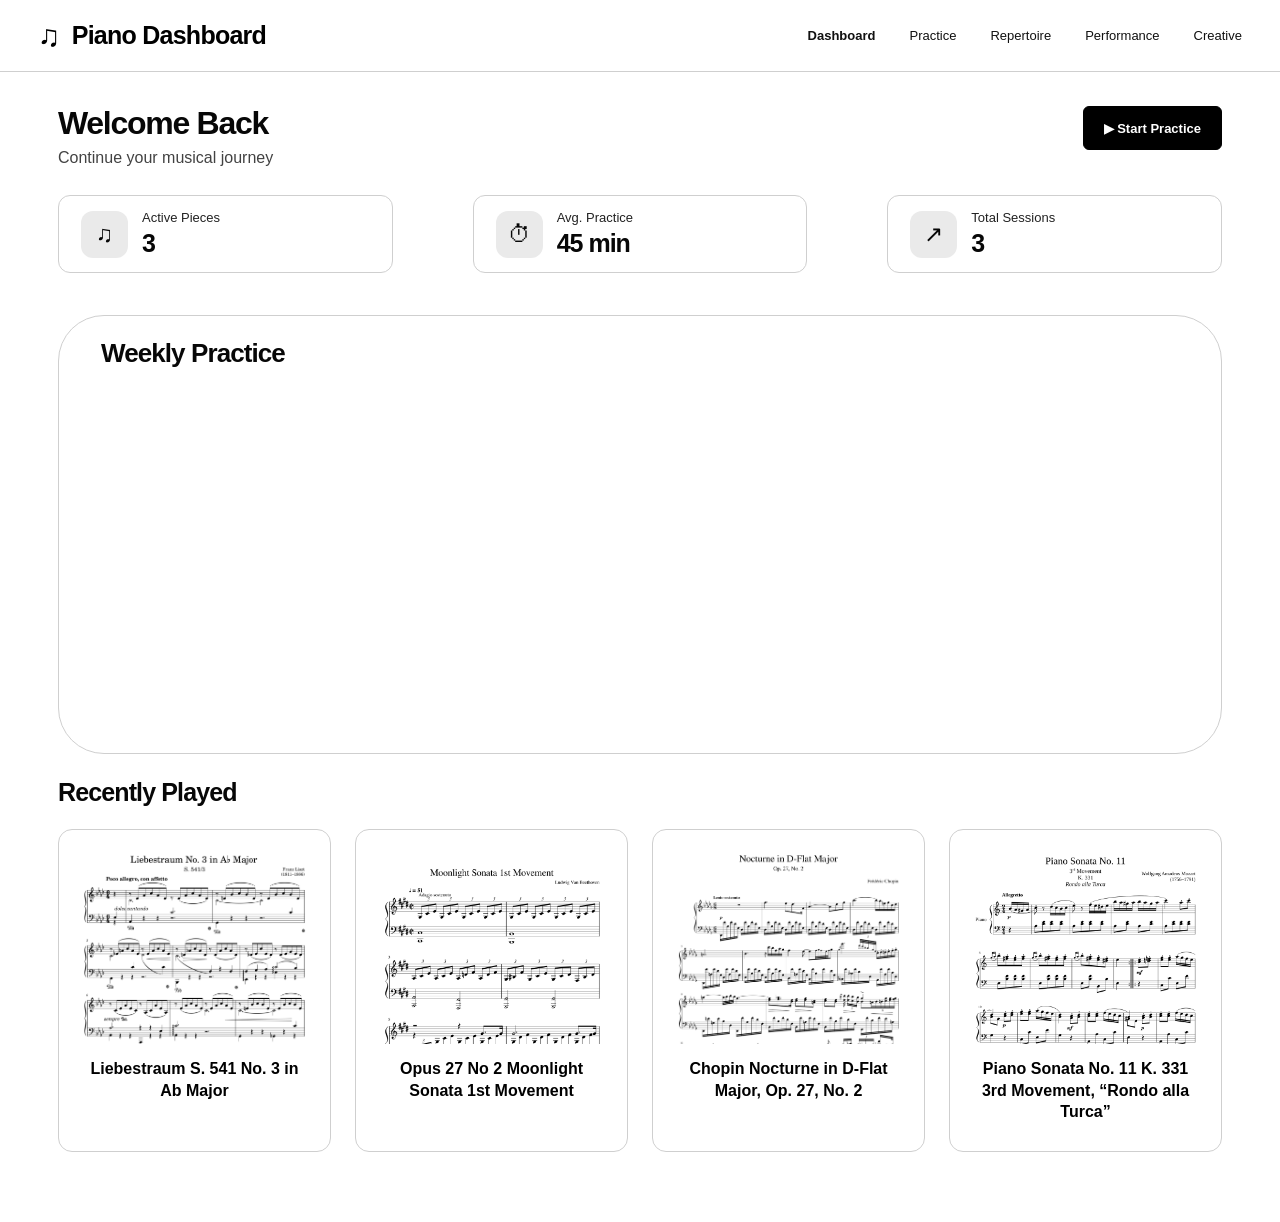
<file: index.html>
<!DOCTYPE html>
<html lang="en">
<head>
  <meta charset="UTF-8">
  <meta name="viewport" content="width=device-width, initial-scale=1.0">
  <title>Piano Dashboard | Home</title>
  <link rel="stylesheet" href="css/style.css">
</head>
<body>
  <header class="site-header">
    <a class="logo" href="index.html">
      <span class="logo-mark">♫</span>
      <span>Piano Dashboard</span>
    </a>
    <nav class="main-nav">
      <a class="active" href="index.html">Dashboard</a>
      <a href="practice.html">Practice</a>
      <a href="repertoire.html">Repertoire</a>
      <a href="performance.html">Performance</a>
      <a href="creative.html">Creative</a>
    </nav>
  </header>

  <main>
    <section class="page-head">
      <div>
        <h1>Welcome Back</h1>
        <p class="subtitle">Continue your musical journey</p>
      </div>
      <a class="btn" href="practice.html">▶ Start Practice</a>
    </section>

    <section class="grid-3 dashboard-stats" aria-label="Practice statistics">
      <article class="stat-card">
        <div class="stat-icon">♫</div>
        <div>
          <div class="stat-label">Active Pieces</div>
          <div class="stat-value">3</div>
        </div>
        </article>
      <article class="stat-card">
        <div class="stat-icon">⏱</div>
        <div>
          <div class="stat-label">Avg. Practice</div>
          <div class="stat-value">45 min</div>
        </div>
      </article>
      <article class="stat-card">
        <div class="stat-icon">↗</div>
        <div>
          <div class="stat-label">Total Sessions</div>
          <div class="stat-value">3</div>
        </div>
      </article>
    </section>

    <section class="weekly-card">
      <h2>Weekly Practice</h2>
      <div class="chart-container">
        <canvas id="weeklyPracticeChart"></canvas>
      </div>
    </section>

    <h2 class="section-title">Recently Played</h2>
    <section class="grid-4">
      <a class="card piece-card" href="piece.html?id=liebestraum">
        <img src="images/liebestraum-1.png" alt="Liebestraum sheet music">
        <span class="piece-title">Liebestraum S. 541 No. 3 in Ab Major</span>
      </a>
      <a class="card piece-card" href="piece.html?id=moonlight">
        <img src="images/moonlight-1.jpg" alt="Moonlight Sonata sheet music">
        <span class="piece-title">Opus 27 No 2 Moonlight Sonata 1st Movement</span>
      </a>
      <a class="card piece-card" href="piece.html?id=nocturne">
        <img src="images/nocturne-1.png" alt="Chopin Nocturne sheet music">
        <span class="piece-title">Chopin Nocturne in D-Flat Major, Op. 27, No. 2</span>
      </a>
      <a class="card piece-card" href="piece.html?id=turkish">
        <img src="images/turkish-1.png" alt="Rondo alla Turca sheet music">
        <span class="piece-title">Piano Sonata No. 11 K. 331 3rd Movement, “Rondo alla Turca”</span>
      </a>
    </section>
  </main>
  <script src="js/chart.umd.min.js"></script>
  <script src="js/script.js"></script>
</body>
</html>
</file>
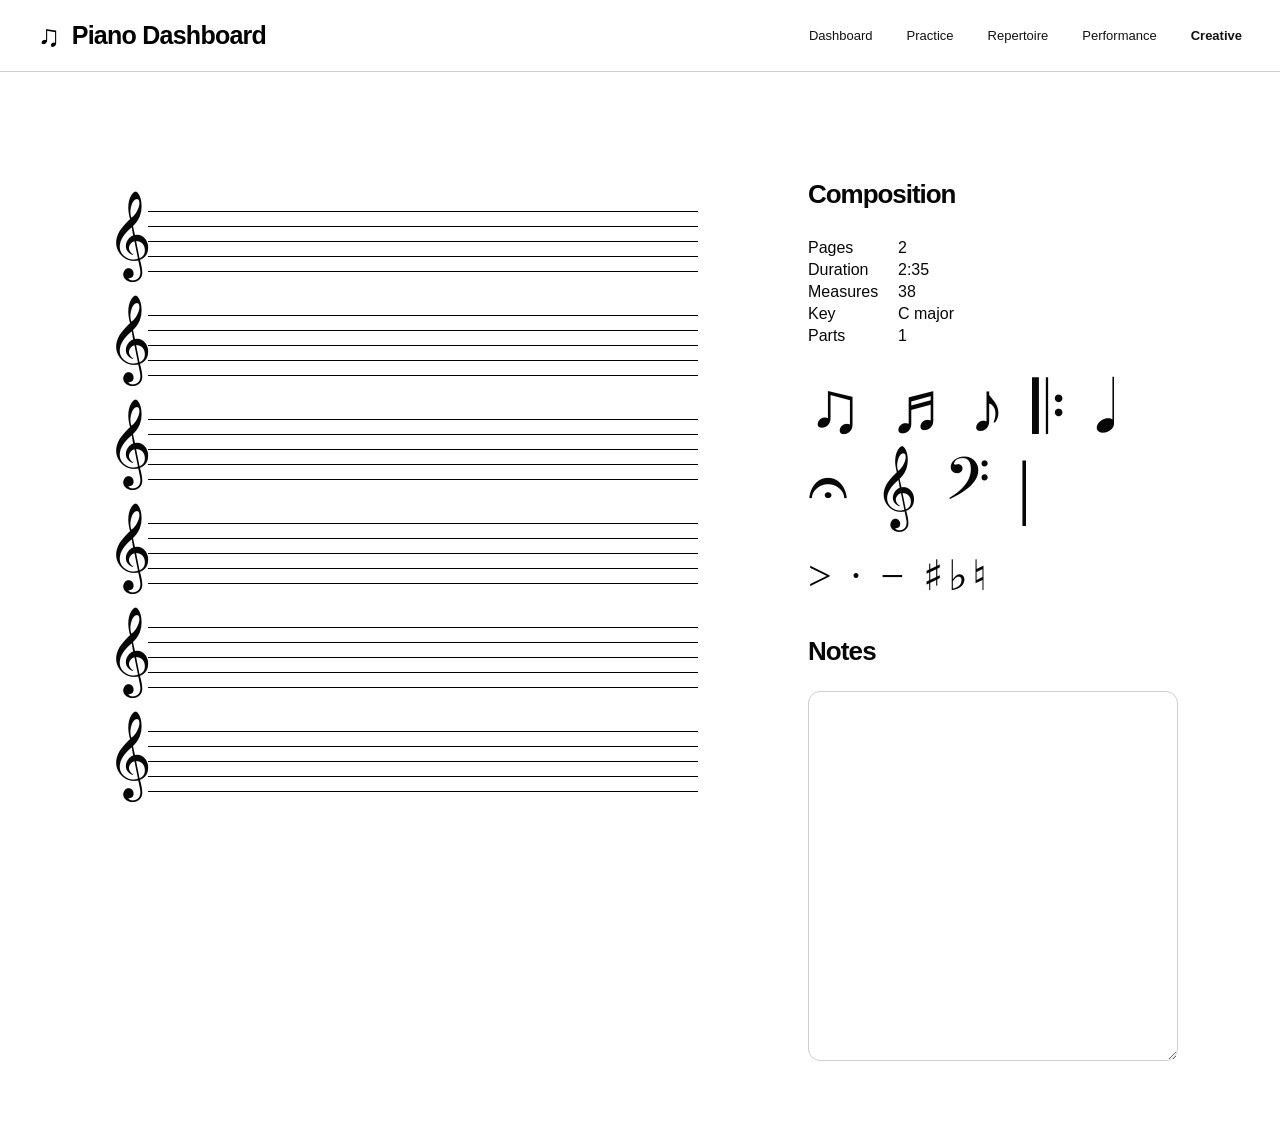
<file: composition.html>
<!DOCTYPE html>
<html lang="en">
<head>
  <meta charset="UTF-8">
  <meta name="viewport" content="width=device-width, initial-scale=1.0">
  <title>Piano Dashboard | Composition</title>
  <link rel="stylesheet" href="css/style.css">
</head>
<body>
<header class="site-header">
  <a class="logo" href="index.html">
    <span class="logo-mark">♫</span>
    <span>Piano Dashboard</span>
  </a>
  <nav class="main-nav">
    <a href="index.html">Dashboard</a>
    <a href="practice.html">Practice</a>
    <a href="repertoire.html">Repertoire</a>
    <a href="performance.html">Performance</a>
    <a class="active" href="creative.html">Creative</a>
  </nav>
</header>
<main>
<section class="sheet-layout">
  <div>
    <div class="staff-paper" aria-label="Blank staff paper">
      <div class="staff-line-group">
        <div class="clef">𝄞</div>
        <div class="staff-lines"></div>
      </div>
      <div class="staff-line-group">
        <div class="clef">𝄞</div>
        <div class="staff-lines"></div>
      </div>
      <div class="staff-line-group">
        <div class="clef">𝄞</div>
        <div class="staff-lines"></div>
      </div>
      <div class="staff-line-group">
        <div class="clef">𝄞</div>
        <div class="staff-lines"></div>
      </div>
      <div class="staff-line-group">
        <div class="clef">𝄞</div>
        <div class="staff-lines"></div>
      </div>
      <div class="staff-line-group">
        <div class="clef">𝄞</div>
        <div class="staff-lines"></div>
      </div>
    </div>
  </div>
  <aside class="detail">
    <h1>Composition</h1>
    <div class="meta-table">
      <span>Pages</span><span>2</span>
      <span>Duration</span><span>2:35</span>
      <span>Measures</span><span>38</span>
      <span>Key</span><span>C major</span>
      <span>Parts</span><span>1</span>
    </div>
    <div class="music-symbols">
      ♫ ♬ ♪ 𝄆 ♩ 𝄐 𝄞 𝄢 |<br>
      <span style="font-size:42px">&gt; · − ♯♭♮</span>
    </div>
    <h2>Notes</h2>
    <textarea class="notes" id="notesArea"></textarea>
  </aside>
</section>
</main>
<script src="js/script.js"></script>
</body></html>
</file>
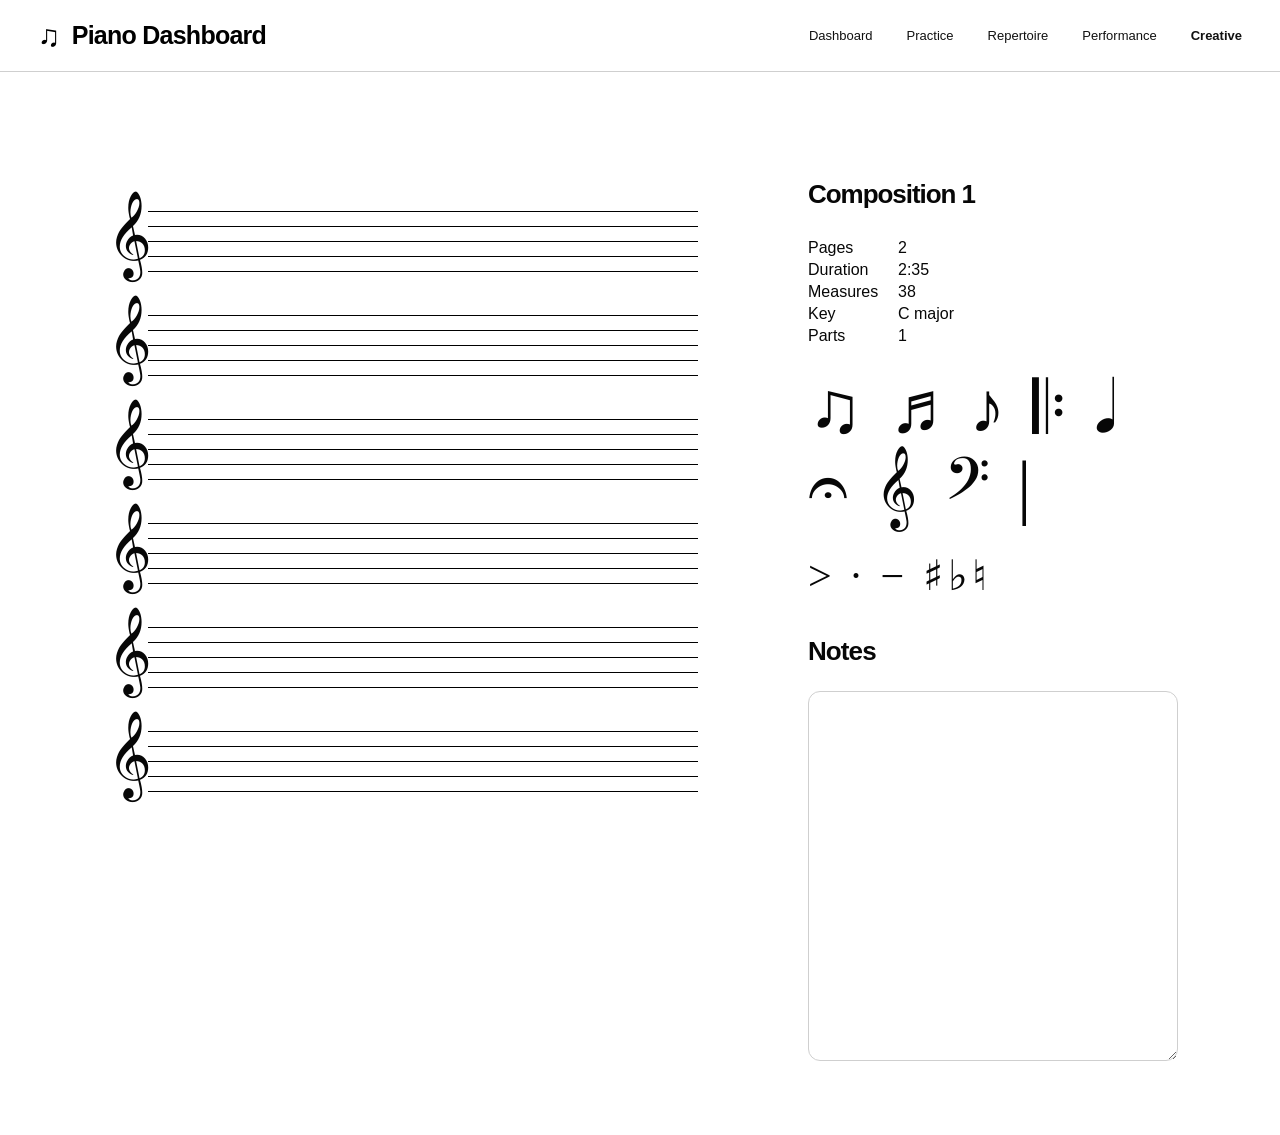
<file: composition1.html>
<!DOCTYPE html>
<html lang="en">
<head>
  <meta charset="UTF-8">
  <meta name="viewport" content="width=device-width, initial-scale=1.0">
  <title>Piano Dashboard | Composition 1</title>
  <link rel="stylesheet" href="css/style.css">
</head>
<body>
<header class="site-header">
  <a class="logo" href="index.html">
    <span class="logo-mark">♫</span>
    <span>Piano Dashboard</span>
  </a>
  <nav class="main-nav">
    <a href="index.html">Dashboard</a>
    <a href="practice.html">Practice</a>
    <a href="repertoire.html">Repertoire</a>
    <a href="performance.html">Performance</a>
    <a class="active" href="creative.html">Creative</a>
  </nav>
</header>
<main>
<section class="sheet-layout">
  <div>
    <div class="staff-paper" aria-label="Blank staff paper">
      <div class="staff-line-group">
        <div class="clef">𝄞</div>
        <div class="staff-lines"></div>
      </div>
      <div class="staff-line-group">
        <div class="clef">𝄞</div>
        <div class="staff-lines"></div>
      </div>
      <div class="staff-line-group">
        <div class="clef">𝄞</div>
        <div class="staff-lines"></div>
      </div>
      <div class="staff-line-group">
        <div class="clef">𝄞</div>
        <div class="staff-lines"></div>
      </div>
      <div class="staff-line-group">
        <div class="clef">𝄞</div>
        <div class="staff-lines"></div>
      </div>
      <div class="staff-line-group">
        <div class="clef">𝄞</div>
        <div class="staff-lines"></div>
      </div>
    </div>
  </div>
  <aside class="detail">
    <h1>Composition 1</h1>
    <div class="meta-table">
      <span>Pages</span><span>2</span>
      <span>Duration</span><span>2:35</span>
      <span>Measures</span><span>38</span>
      <span>Key</span><span>C major</span>
      <span>Parts</span><span>1</span>
    </div>
    <div class="music-symbols">
      ♫ ♬ ♪ 𝄆 ♩ 𝄐 𝄞 𝄢 |<br>
      <span style="font-size:42px">&gt; · − ♯♭♮</span>
    </div>
    <h2>Notes</h2>
    <textarea class="notes" id="notesArea"></textarea>
  </aside>
</section>
</main>
<script src="js/script.js"></script>
</body></html>
</file>
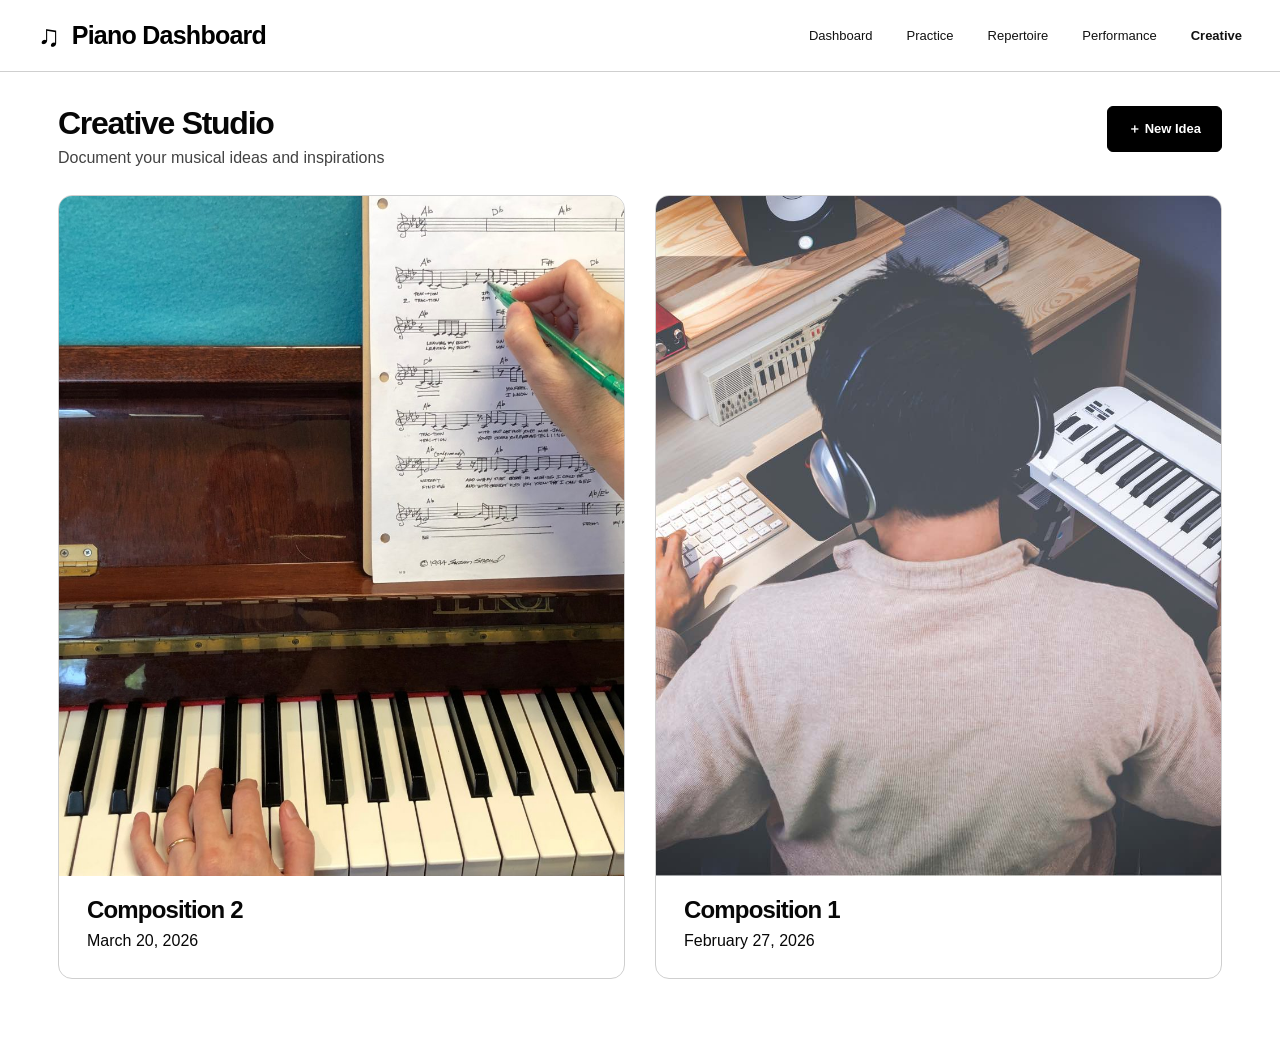
<file: creative.html>
<!DOCTYPE html>
<html lang="en">
<head>
  <meta charset="UTF-8">
  <meta name="viewport" content="width=device-width, initial-scale=1.0">
  <title>Piano Dashboard | Creative</title>
  <link rel="stylesheet" href="css/style.css">
</head>
<body>
<header class="site-header">
  <a class="logo" href="index.html">
    <span class="logo-mark">♫</span>
    <span>Piano Dashboard</span>
  </a>
  <nav class="main-nav">
    <a href="index.html">Dashboard</a>
    <a href="practice.html">Practice</a>
    <a href="repertoire.html">Repertoire</a>
    <a href="performance.html">Performance</a>
    <a class="active" href="creative.html">Creative</a>
  </nav>
</header>
<main>
<section class="page-head">
  <div>
    <h1>Creative Studio</h1>
    <p class="subtitle">Document your musical ideas and inspirations</p>
  </div>
  <a class="btn" id="newIdeaButton" href="newidea.html">＋ New Idea</a>
</section>
<form class="idea-form" id="ideaForm">
  <input id="ideaTitle" type="text" placeholder="Composition title">
  <input id="ideaDate" type="date">
  <button class="btn" type="submit">Add Idea</button>
</form>
<section class="grid-2" id="ideaGrid">
  <a class="card image-card" href="composition.html">
    <img src="images/composition2.jpg">
    <div class="card-body">
      <h3>Composition 2</h3>
      <p>March 20, 2026</p>
    </div>
  </a>
  <a class="card image-card" href="composition.html">
    <img src="images/composition1.jpg">
    <div class="card-body">
      <h3>Composition 1</h3>
      <p>February 27, 2026</p>
    </div>
  </a>
</section>
</main>
</body>
</html>
</file>
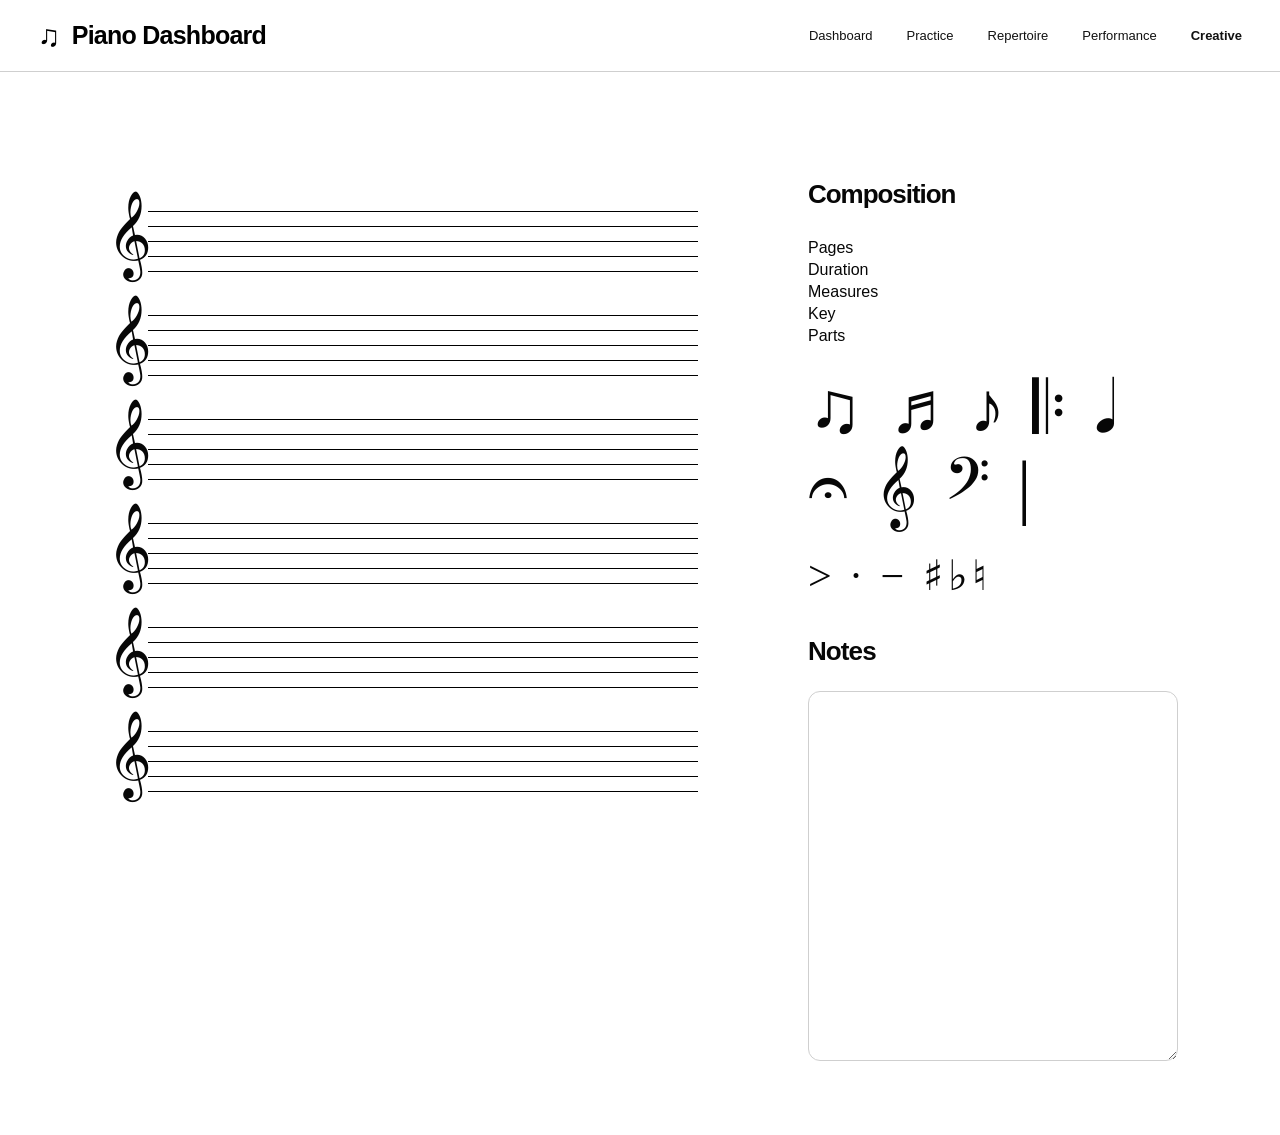
<file: newidea.html>
<!DOCTYPE html>
<html lang="en">
<head>
  <meta charset="UTF-8">
  <meta name="viewport" content="width=device-width, initial-scale=1.0">
  <title>Piano Dashboard | Composition</title>
  <link rel="stylesheet" href="css/style.css">
</head>
<body>
<header class="site-header">
  <a class="logo" href="index.html">
    <span class="logo-mark">♫</span>
    <span>Piano Dashboard</span>
  </a>
  <nav class="main-nav">
    <a href="index.html">Dashboard</a>
    <a href="practice.html">Practice</a>
    <a href="repertoire.html">Repertoire</a>
    <a href="performance.html">Performance</a>
    <a class="active" href="creative.html">Creative</a>
  </nav>
</header>
<main>
<section class="sheet-layout">
  <div>
    <div class="staff-paper" aria-label="Blank staff paper">
      <div class="staff-line-group">
        <div class="clef">𝄞</div>
        <div class="staff-lines"></div>
      </div>
      <div class="staff-line-group">
        <div class="clef">𝄞</div>
        <div class="staff-lines"></div>
      </div>
      <div class="staff-line-group">
        <div class="clef">𝄞</div>
        <div class="staff-lines"></div>
      </div>
      <div class="staff-line-group">
        <div class="clef">𝄞</div>
        <div class="staff-lines"></div>
      </div>
      <div class="staff-line-group">
        <div class="clef">𝄞</div>
        <div class="staff-lines"></div>
      </div>
      <div class="staff-line-group">
        <div class="clef">𝄞</div>
        <div class="staff-lines"></div>
      </div>
    </div>
  </div>
  <aside class="detail">
    <h1>Composition</h1>
    <div class="meta-table">
      <span>Pages</span><span></span>
      <span>Duration</span><span></span>
      <span>Measures</span><span></span>
      <span>Key</span><span></span>
      <span>Parts</span><span></span>
    </div>
    <div class="music-symbols">
      ♫ ♬ ♪ 𝄆 ♩ 𝄐 𝄞 𝄢 |<br>
      <span style="font-size:42px">&gt; · − ♯♭♮</span>
    </div>
    <h2>Notes</h2>
    <textarea class="notes" id="notesArea"></textarea>
  </aside>
</section>
</main>
<script src="js/script.js"></script>
</body></html>
</file>
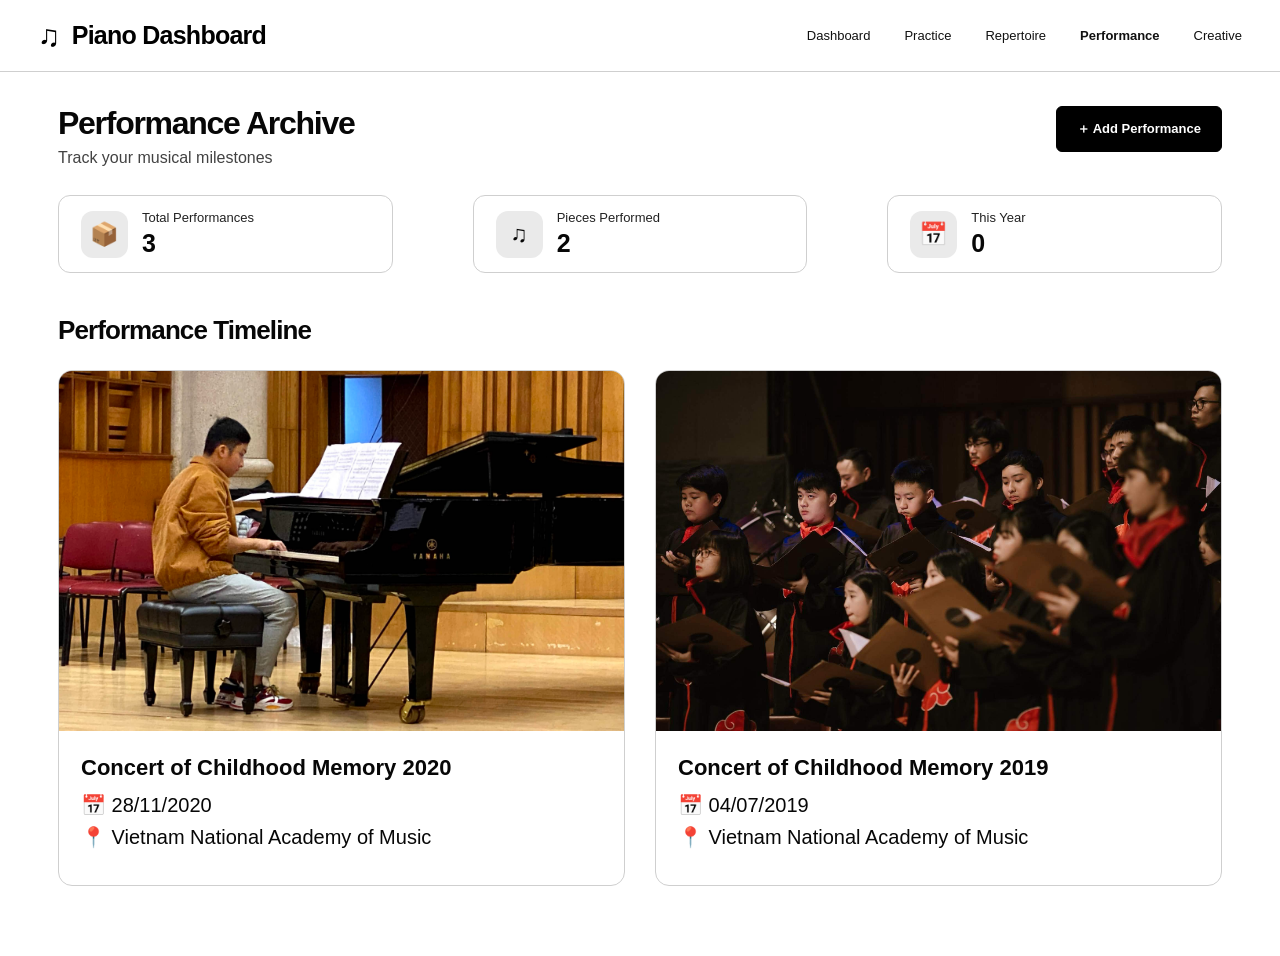
<file: performance.html>
<!DOCTYPE html>
<html lang="en">
    <head>
        <meta charset="UTF-8">
        <meta name="viewport" content="width=device-width, initial-scale=1.0">
        <title>Piano Dashboard | Performance</title>
        <link rel="stylesheet" href="css/style.css">
    </head>
    <body>
        <header class="site-header">
            <a class="logo" href="index.html">
                <span class="logo-mark">♫</span>
                <span>Piano Dashboard</span>
            </a>
            <nav class="main-nav">
                <a href="index.html">Dashboard</a>
                <a href="practice.html">Practice</a>
                <a href="repertoire.html">Repertoire</a>
                <a class="active" href="performance.html">Performance</a>
                <a href="creative.html">Creative</a>
            </nav>
        </header>
        <main>
            <section class="page-head">
                <div>
                    <h1>Performance Archive</h1>
                    <p class="subtitle">Track your musical milestones</p>
                </div>
                <button class="btn" id="openPerformanceModal" type="button">＋ Add Performance</button>
            </section>
            <section class="grid-3 dashboard-stats">
                <article class="stat-card">
                    <div class="stat-icon">📦</div>
                    <div>
                        <div class="stat-label">Total Performances</div>
                        <div class="stat-value">3</div>
                    </div>
                </article>
                <article class="stat-card">
                    <div class="stat-icon">♫</div>
                    <div>
                        <div class="stat-label">Pieces Performed</div>
                        <div class="stat-value">2</div>
                    </div>
                </article>
                <article class="stat-card">
                    <div class="stat-icon">📅</div>
                    <div>
                        <div class="stat-label">This Year</div>
                        <div class="stat-value">0</div>
                    </div>
                </article>
            </section>
            <h2>Performance Timeline</h2>
            <section class="grid-2 performance-timeline" id="performanceTimeline">
            <a
                class="card perf-card"
                href="https://www.youtube.com/watch?v=KMh4KEbmBXs"
                target="_blank"
                rel="noopener noreferrer"
            >
                <img src="images/CCM_2020.jpg" alt="Piano performance">

                <div class="perf-body">
                <div class="perf-title">Concert of Childhood Memory 2020</div>
                <div class="perf-line">📅 28/11/2020</div>
                <div class="perf-line">📍 Vietnam National Academy of Music</div>
                </div>
            </a>

            <a
                class="card perf-card"
                href="https://www.youtube.com/watch?v=7NYlTgX_hbE&list=PLeegORwFzvAMuTpSsQyR5avl1UTF07IlE&index=10"
                target="_blank"
                rel="noopener noreferrer"
            >
                <img src="images/CCM_2019.jpg" alt="Piano performance">

                <div class="perf-body">
                <div class="perf-title">Concert of Childhood Memory 2019</div>
                <div class="perf-line">📅 04/07/2019</div>
                <div class="perf-line">📍 Vietnam National Academy of Music</div>
                </div>
            </a>
            </section>
            <div class="modal-overlay" id="performanceModal">
                <div class="upload-modal">
                  <button class="modal-close" id="closePerformanceModal" type="button">×</button>
              
                  <h2>Add Performance</h2>
                  <p class="subtitle">Enter your performance details and recording link.</p>
              
                  <div class="form-group">
                    <label for="performanceCaptionInput"><strong>Caption</strong></label>
                    <input
                      id="performanceCaptionInput"
                      class="text-input"
                      type="text"
                      placeholder="Performance Name"
                    >
                  </div>
              
                  <div class="form-group">
                    <label for="performanceDateInput"><strong>Date</strong></label>
                    <input
                      id="performanceDateInput"
                      class="text-input"
                      type="date"
                    >
                  </div>
              
                  <div class="form-group">
                    <label for="performanceLocationInput"><strong>Location</strong></label>
                    <input
                      id="performanceLocationInput"
                      class="text-input"
                      type="text"
                      placeholder="Performance Venue"
                    >
                  </div>
              
                  <div class="form-group">
                    <label for="performanceYoutubeInput"><strong>YouTube Link</strong></label>
                    <input
                      id="performanceYoutubeInput"
                      class="text-input"
                      type="url"
                      placeholder="https://www.youtube.com/watch?v=..."
                    >
                  </div>
              
                  <div class="modal-actions">
                    <button class="btn secondary" id="cancelPerformanceButton" type="button">Cancel</button>
                    <button class="btn" id="confirmPerformanceButton" type="button">Add Performance</button>
                  </div>
                </div>
              </div>
</main>
<script src="js/script.js"></script>
</body>
</html>
</file>
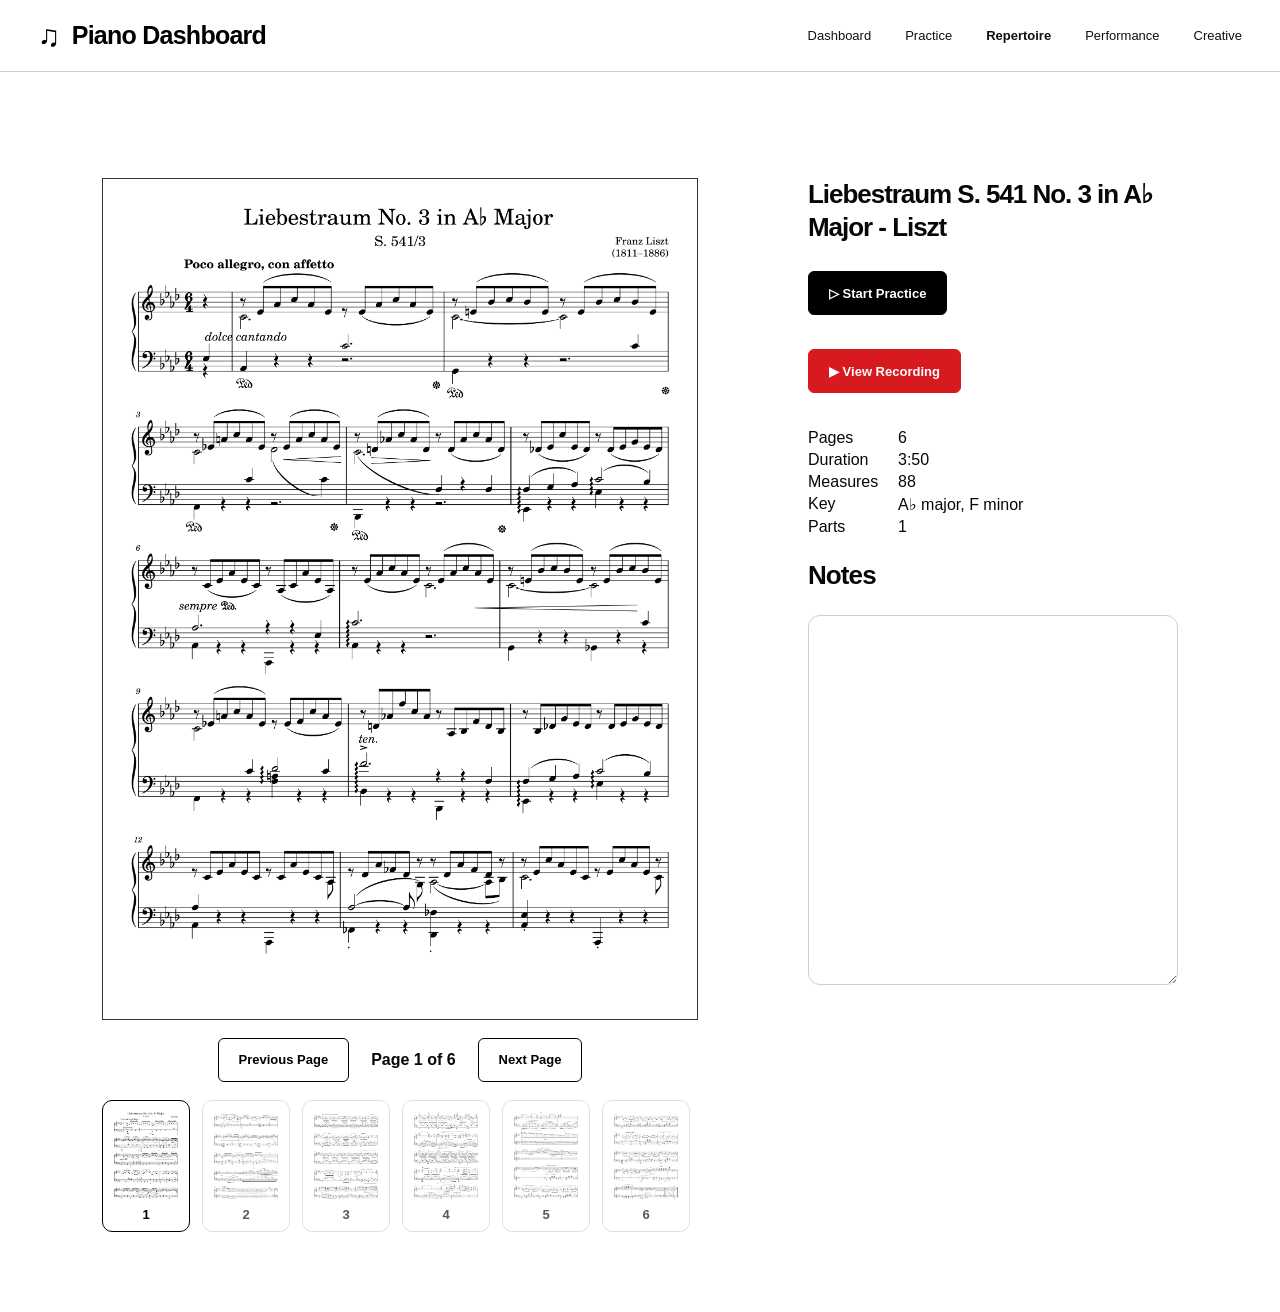
<file: piece.html>
<!DOCTYPE html>
<html lang="en">
<head>
  <meta charset="UTF-8">
  <meta name="viewport" content="width=device-width, initial-scale=1.0">
  <title>Piano Dashboard | Piece Detail</title>
  <link rel="stylesheet" href="css/style.css">
</head>

<body>
  <header class="site-header">
    <a class="logo" href="index.html">
      <span class="logo-mark">♫</span>
      <span>Piano Dashboard</span>
    </a>
    <nav class="main-nav">
      <a href="index.html">Dashboard</a>
      <a href="practice.html">Practice</a>
      <a class="active" href="repertoire.html">Repertoire</a>
      <a href="performance.html">Performance</a>
      <a href="creative.html">Creative</a>
    </nav>
  </header>

  <main>
    <section class="sheet-layout">
      <div class="sheet-viewer">
        <img class="sheet-img" id="sheetImage" src="" alt="Piano sheet music">

        <div class="sheet-pagination">
          <button class="btn secondary" id="prevSheetPageBottom" type="button">Previous Page</button>
          <span id="sheetPageIndicator">Page 1 of 1</span>
          <button class="btn secondary" id="nextSheetPageBottom" type="button">Next Page</button>
        </div>

        <div class="sheet-thumbnails" id="sheetThumbnails"></div>
      </div>

      <aside class="detail">
        <h1 id="pieceTitle">Piece Title</h1>

        <div class="detail-buttons">
          <a class="btn" href="practice.html">▷ Start Practice</a>
          <a
            class="btn red"
            id="viewRecordingButton"
            href="https://www.youtube.com/"
            target="_blank"
            rel="noopener noreferrer"
          >
            ▶ View Recording
          </a>
        </div>

        <div class="meta-table">
          <span>Pages</span><span id="piecePages"></span>
          <span>Duration</span><span id="pieceDuration"></span>
          <span>Measures</span><span id="pieceMeasures"></span>
          <span>Key</span><span id="pieceKey"></span>
          <span>Parts</span><span id="pieceParts"></span>
        </div>

        <h2>Notes</h2>
        <textarea class="notes" id="notesArea"></textarea>
      </aside>
    </section>
  </main>
  <script src="js/script.js"></script>
</body>
</html>
</file>
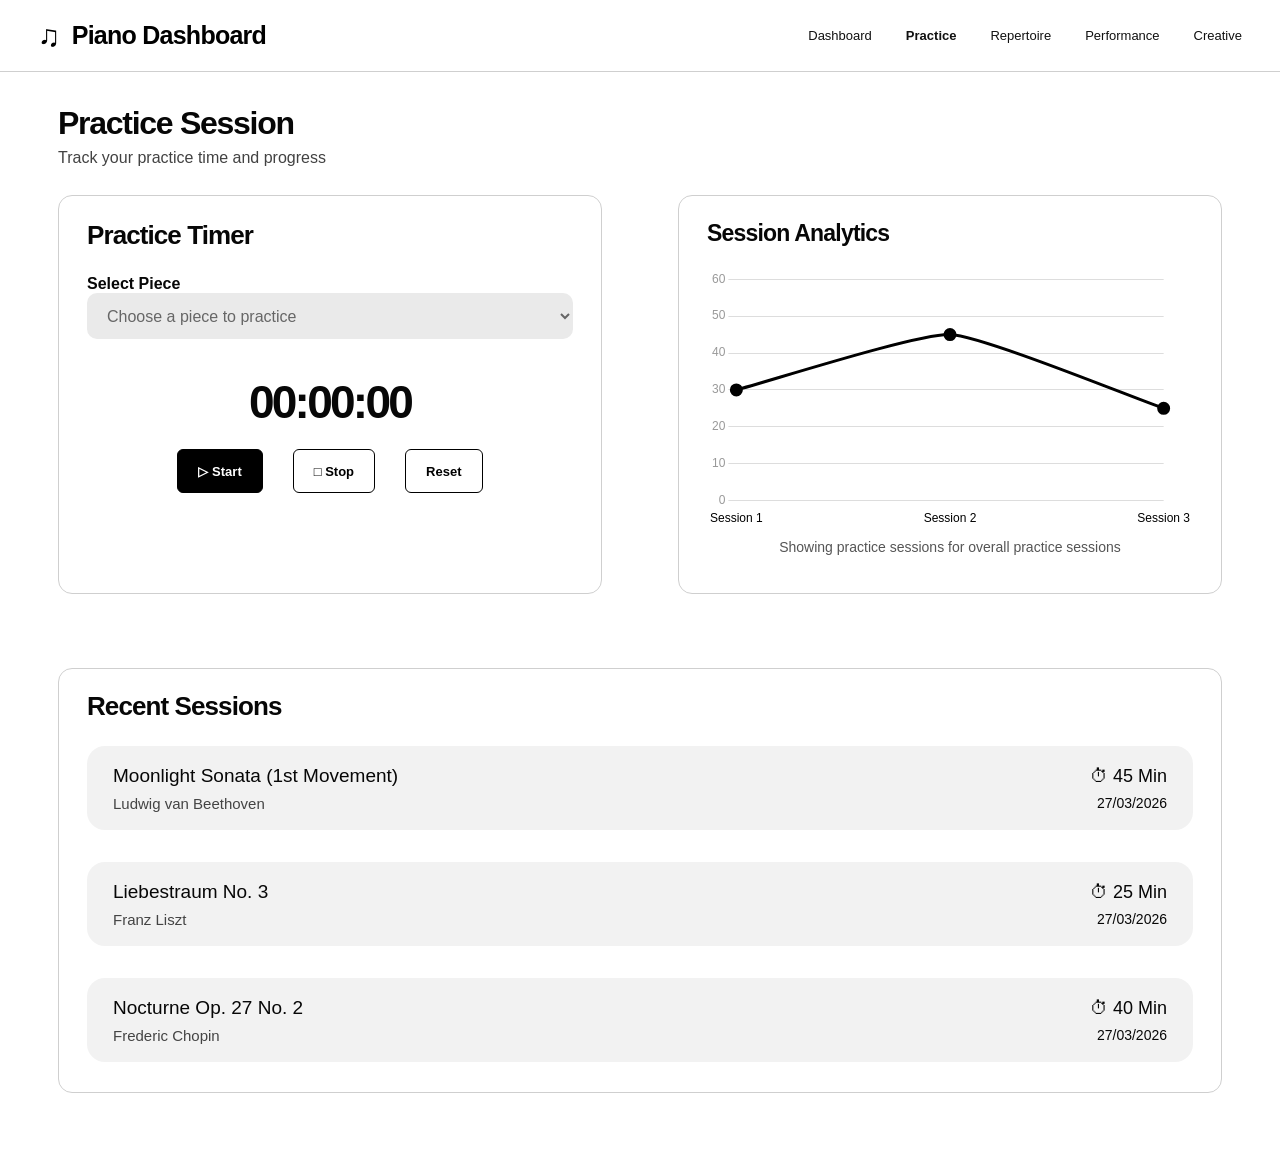
<file: practice.html>
<!DOCTYPE html>
<html lang="en">
<head>
  <meta charset="UTF-8">
  <meta name="viewport" content="width=device-width, initial-scale=1.0">
  <title>Piano Dashboard | Practice</title>
  <link rel="stylesheet" href="css/style.css">
</head>
<body>
  <header class="site-header">
    <a class="logo" href="index.html">
      <span class="logo-mark">♫</span>
      <span>Piano Dashboard</span>
    </a>
    <nav class="main-nav">
      <a href="index.html">Dashboard</a>
      <a class="active" href="practice.html">Practice</a>
      <a href="repertoire.html">Repertoire</a>
      <a href="performance.html">Performance</a>
      <a href="creative.html">Creative</a>
    </nav>
  </header>
  <main>
    <section class="page-head">
      <div>
        <h1>Practice Session</h1>
        <p class="subtitle">Track your practice time and progress</p>
      </div>
    </section>
    <section class="practice-top">
      <article class="panel">
        <h2>Practice Timer</h2>
        <label for="practicePiece"><strong>Select Piece</strong></label>
        <select class="select-box" id="practicePiece">
          <option value="overall">Choose a piece to practice</option>
          <option value="liebestraum">Liebestraum No. 3</option>
          <option value="moonlight">Moonlight Sonata 1st Movement</option>
          <option value="nocturne">Chopin Nocturne Op. 27 No. 2</option>
          <option value="turkish">Rondo alla Turca</option>
        </select>
        <div class="timer" id="timerDisplay">00:00:00</div>
        <div class="button-row">
          <button class="btn" id="startTimer">▷ Start</button>
          <button class="btn secondary" id="stopTimer">□ Stop</button>
          <button class="btn secondary" id="resetTimer">Reset</button>
        </div>
      </article>
      <div class="panel">
        <h3>Session Analytics</h3>

        <div class="practice-chart-container">
          <canvas id="sessionAnalyticsChart"></canvas>
        </div>

        <p class="chart-caption" id="sessionChartCaption">
          Showing overall practice sessions
        </p>
      </div>
    </section>
    <section class="card sessions-card">
      <h2>Recent Sessions</h2>
      <div class="session-row">
        <div>
          <p class="session-title">Moonlight Sonata (1st Movement)</p>
          <p class="session-composer">Ludwig van Beethoven</p>
        </div>
        <div class="session-meta">
          <div class="session-min">⏱ 45 Min</div>
          <div>27/03/2026</div>
        </div>
      </div>
      <div class="session-row">
        <div>
          <p class="session-title">Liebestraum No. 3</p>
          <p class="session-composer">Franz Liszt</p>
        </div>
        <div class="session-meta">
          <div class="session-min">⏱ 25 Min</div>
          <div>27/03/2026</div>
        </div>
      </div>
      <div class="session-row">
        <div>
          <p class="session-title">Nocturne Op. 27 No. 2</p>
          <p class="session-composer">Frederic Chopin</p>
        </div>
        <div class="session-meta">
          <div class="session-min">⏱ 40 Min</div>
          <div>27/03/2026</div>
        </div>
      </div>
    </section>
  </main>
  <script src="js/chart.umd.min.js"></script>
  <script src="js/script.js"></script>
</body>
</html>
</file>
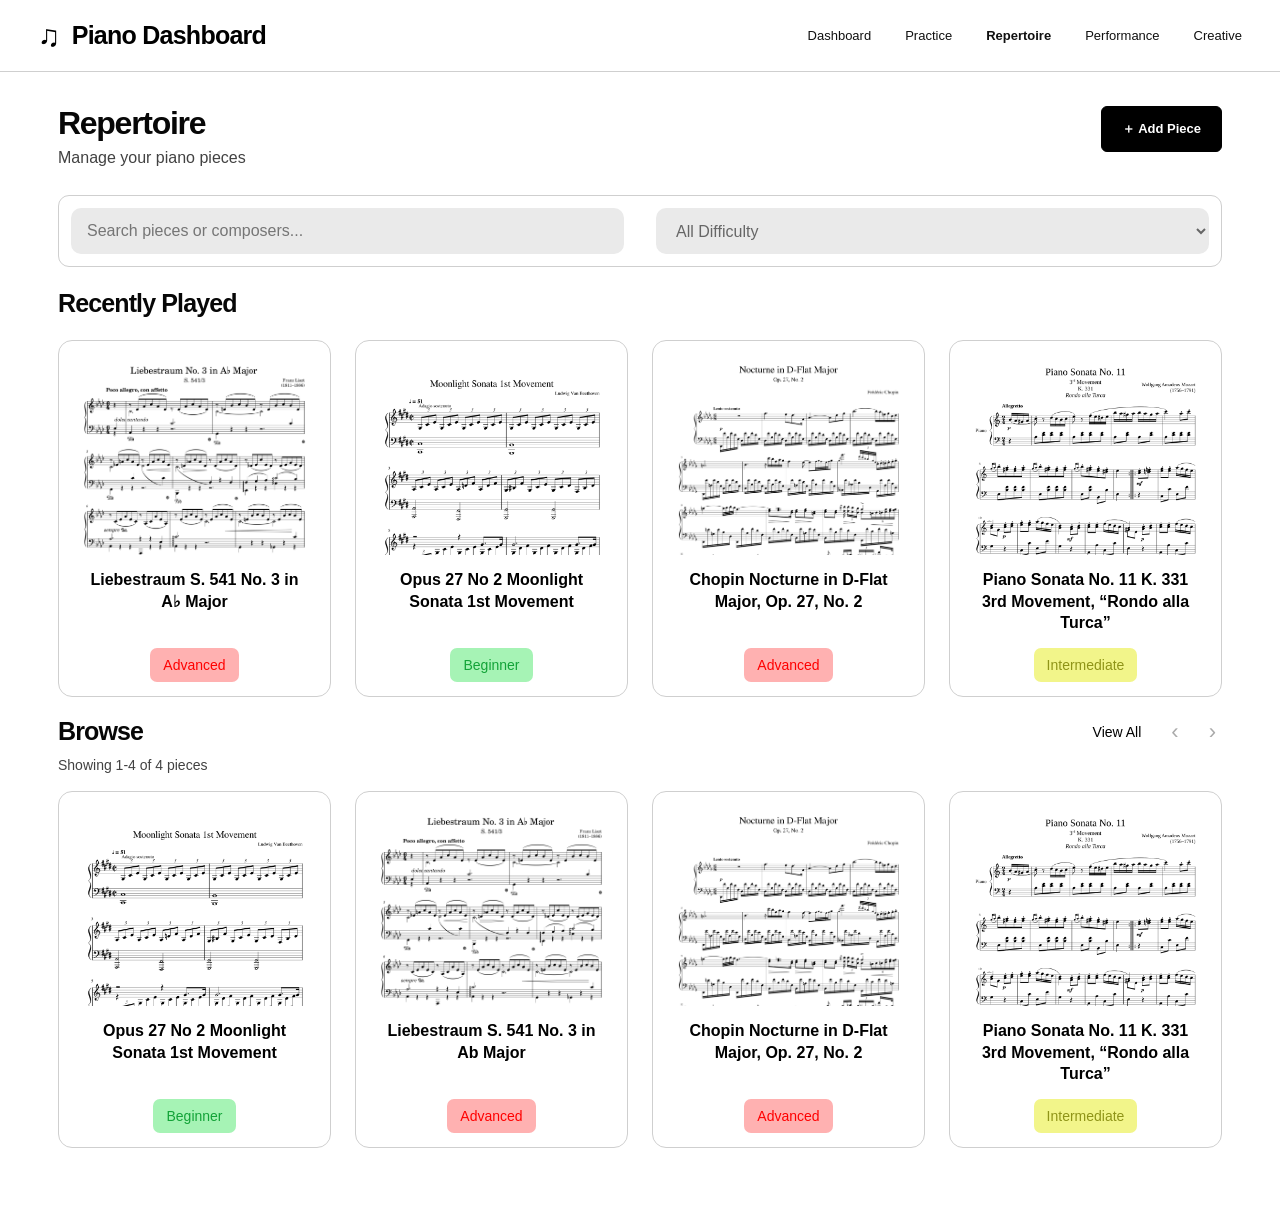
<file: repertoire.html>
<!DOCTYPE html>
<html lang="en">
<head>
  <meta charset="UTF-8">
  <meta name="viewport" content="width=device-width, initial-scale=1.0">
  <title>Piano Dashboard | Repertoire</title>
  <link rel="stylesheet" href="css/style.css">
</head>

<body>
  <header class="site-header">
    <a class="logo" href="index.html">
      <span class="logo-mark">♫</span>
      <span>Piano Dashboard</span>
    </a>
    <nav class="main-nav">
      <a href="index.html">Dashboard</a>
      <a href="practice.html">Practice</a>
      <a class="active" href="repertoire.html">Repertoire</a>
      <a href="performance.html">Performance</a>
      <a href="creative.html">Creative</a>
    </nav>
  </header>

  <main>
    <section class="page-head">
      <div>
        <h1>Repertoire</h1>
        <p class="subtitle">Manage your piano pieces</p>
      </div>

      <button class="btn" id="openUploadModal" type="button">＋ Add Piece</button>
    </section>

    <section class="repertoire-controls" aria-label="Repertoire filters">
      <input
        class="search-box"
        id="pieceSearch"
        type="search"
        placeholder="Search pieces or composers..."
      >

      <select class="filter-box" id="difficultyFilter">
        <option value="all">All Difficulty</option>
        <option value="beginner">Beginner</option>
        <option value="intermediate">Intermediate</option>
        <option value="advanced">Advanced</option>
      </select>
    </section>

    <p class="no-results" id="noResults">No pieces match your search.</p>

    <h2 class="section-title">Recently Played</h2>

    <section class="grid-4">
      <a
        class="card piece-card"
        href="piece.html?id=liebestraum"
        data-title="Liebestraum S. 541 No. 3 in A♭ Major"
        data-composer="Franz Liszt"
        data-difficulty="advanced"
      >
        <img src="images/liebestraum-1.png" alt="Liebestraum sheet music">
        <span class="piece-title">Liebestraum S. 541 No. 3 in A♭ Major</span>
        <span class="badge advanced">Advanced</span>
      </a>

      <a
        class="card piece-card"
        href="piece.html?id=moonlight"
        data-title="Opus 27 No 2 Moonlight Sonata 1st Movement"
        data-composer="Ludwig van Beethoven"
        data-difficulty="beginner"
      >
        <img src="images/moonlight-1.jpg" alt="Moonlight Sonata sheet music">
        <span class="piece-title">Opus 27 No 2 Moonlight Sonata 1st Movement</span>
        <span class="badge beginner">Beginner</span>
      </a>

      <a
        class="card piece-card"
        href="piece.html?id=nocturne"
        data-title="Chopin Nocturne in D-Flat Major, Op. 27, No. 2"
        data-composer="Frederic Chopin"
        data-difficulty="advanced"
      >
        <img src="images/nocturne-1.png" alt="Chopin Nocturne sheet music">
        <span class="piece-title">Chopin Nocturne in D-Flat Major, Op. 27, No. 2</span>
        <span class="badge advanced">Advanced</span>
      </a>

      <a
        class="card piece-card"
        href="piece.html?id=turkish"
        data-title="Piano Sonata No. 11 K. 331 3rd Movement Rondo alla Turca"
        data-composer="Wolfgang Amadeus Mozart"
        data-difficulty="intermediate"
      >
        <img src="images/turkish-1.png" alt="Rondo alla Turca sheet music">
        <span class="piece-title">Piano Sonata No. 11 K. 331 3rd Movement, “Rondo alla Turca”</span>
        <span class="badge intermediate">Intermediate</span>
      </a>
    </section>

    <div class="browse-head">
      <h2 class="section-title" style="margin:0">Browse</h2>

      <div class="browse-arrows">
        <button type="button" id="viewAllBrowse" class="text-button">View All</button>
        <button type="button" id="browsePrev" class="arrow-button">‹</button>
        <button type="button" id="browseNext" class="arrow-button">›</button>
      </div>
    </div>
    
    <p class="browse-status" id="browseStatus">Showing 1-4 of 4 pieces</p>
    <section class="grid-4 browse-grid" id="browseGrid">
      <a
        class="card piece-card browse-card"
        href="piece.html?id=moonlight"
        data-title="Opus 27 No 2 Moonlight Sonata 1st Movement"
        data-composer="Ludwig van Beethoven"
        data-difficulty="beginner"
      >
        <img src="images/moonlight-1.jpg" alt="Moonlight Sonata sheet music">
        <span class="piece-title">Opus 27 No 2 Moonlight Sonata 1st Movement</span>
        <span class="badge beginner">Beginner</span>
      </a>

      <a
        class="card piece-card browse-card"
        href="piece.html?id=liebestraum"
        data-title="Liebestraum S. 541 No. 3 in Ab Major"
        data-composer="Franz Liszt"
        data-difficulty="advanced"
      >
        <img src="images/liebestraum-1.png" alt="Liebestraum sheet music">
        <span class="piece-title">Liebestraum S. 541 No. 3 in Ab Major</span>
        <span class="badge advanced">Advanced</span>
      </a>

      <a
        class="card piece-card browse-card"
        href="piece.html?id=nocturne"
        data-title="Chopin Nocturne in D-Flat Major, Op. 27, No. 2"
        data-composer="Frederic Chopin"
        data-difficulty="advanced"
      >
        <img src="images/nocturne-1.png" alt="Chopin Nocturne sheet music">
        <span class="piece-title">Chopin Nocturne in D-Flat Major, Op. 27, No. 2</span>
        <span class="badge advanced">Advanced</span>
      </a>

      <a
        class="card piece-card browse-card"
        href="piece.html?id=turkish"
        data-title="Piano Sonata No. 11 K. 331 3rd Movement Rondo alla Turca"
        data-composer="Wolfgang Amadeus Mozart"
        data-difficulty="intermediate"
      >
        <img src="images/turkish-1.png" alt="Rondo alla Turca sheet music">
        <span class="piece-title">Piano Sonata No. 11 K. 331 3rd Movement, “Rondo alla Turca”</span>
        <span class="badge intermediate">Intermediate</span>
      </a>
    </section>

    <div class="modal-overlay" id="uploadModal">
      <div class="upload-modal">
        <button class="modal-close" id="closeUploadModal" type="button">×</button>

        <h2>Add New Piece</h2>
        <p class="subtitle">Upload a PDF sheet music file to add a new piece.</p>

        <div class="upload-box" id="uploadBox">
          <p class="upload-icon">📄</p>
          <p><strong>Choose a PDF file</strong></p>
          <p class="upload-hint">Accepted format: .pdf</p>

          <input id="pdfUploadInput" type="file" accept="application/pdf,.pdf" hidden>
          <button class="btn secondary" id="choosePdfButton" type="button">Select PDF</button>
        </div>

        <div class="modal-actions">
          <button class="btn secondary" id="cancelUploadButton" type="button">Cancel</button>
          <button class="btn" id="confirmUploadButton" type="button">Add Piece</button>
        </div>
      </div>
    </div>

  </main>
  <script src="js/script.js"></script>
</body>
</html>
</file>
<file: css/style.css>
/* Website theme */
:root {
  --bg: #ffffff;
  --text: #070707;
  --muted: #424242;
  --line: #cfcfcf;
  --soft: #f2f2f2;
  --soft-2: #eaeaea;
  --black: #000000;
  --danger: #d71920;
  --radius: 14px;
  --page-x: 48px;
  --max-width: 1260px;
}

/* Base styles */
* {
  box-sizing: border-box;
}

html {
  scroll-behavior: smooth;
}

body {
  margin: 0;
  background: var(--bg);
  color: var(--text);
  font-family: Arial, Helvetica, sans-serif;
  font-size: 16px;
}

img {
  max-width: 100%;
  display: block;
}

button,
input,
select,
textarea {
  font: inherit;
}

.site-header {
  height: 72px;
  border-bottom: 1px solid var(--line);
  display: flex;
  align-items: center;
  justify-content: space-between;
  padding: 0 38px;
  background: #fff;
  position: sticky;
  top: 0;
  z-index: 20;
}

/* Navigation header */
.main-nav {
  display: flex;
  align-items: center;
  gap: 34px;
  font-size: 13px;
  font-weight: 500;
}

.main-nav a {
  color: #111;
  text-decoration: none;
}

.main-nav a.active {
  font-weight: 700;
}

.logo {
  color: #000;
  text-decoration: none;
  display: flex;
  align-items: center;
  gap: 12px;
  font-size: 25px;
  font-weight: 700;
  letter-spacing: -0.03em;
}

.logo-mark {
  font-size: 30px;
  line-height: 1;
}

main {
  max-width: var(--max-width);
  margin: 0 auto;
  padding: 34px var(--page-x) 70px;
}

.page-head {
  display: flex;
  align-items: flex-start;
  justify-content: space-between;
  gap: 24px;
  margin-bottom: 28px;
}

h1 {
  margin: 0 0 8px;
  font-size: 32px;
  line-height: 1.1;
  letter-spacing: -0.04em;
}

h2 {
  margin: 0 0 24px;
  font-size: 26px;
  letter-spacing: -0.035em;
}

h3 {
  margin: 0 0 22px;
  font-size: 23px;
  letter-spacing: -0.035em;
}

.subtitle {
  margin: 0;
  color: var(--muted);
  font-size: 16px;
}

.btn {
  border: 1px solid var(--black);
  background: var(--black);
  color: #fff;
  border-radius: 6px;
  padding: 13px 20px;
  display: inline-flex;
  align-items: center;
  justify-content: center;
  gap: 8px;
  font-weight: 700;
  font-size: 13px;
  cursor: pointer;
  min-height: 44px;
  text-decoration: none;
}

.btn:hover {
  opacity: 0.85;
}

.btn.secondary {
  background: #fff;
  color: #000;
}

.btn.red {
  background: var(--danger);
  border-color: var(--danger);
}

.card {
  border: 1px solid var(--line);
  border-radius: var(--radius);
  background: #fff;
  overflow: hidden;
}

.card,
.card:link,
.card:visited,
.card:hover,
.card:active {
  color: inherit;
  text-decoration: none;
}

/*
  Grid layouts.
  - grid-2 is used for two-column sections
  - grid-3 is used for stat cards (like in the home page)
  - grid-4 is used for pieces cards in the repertoire page
*/
.grid-2 {
  display: grid;
  grid-template-columns: repeat(2, minmax(0, 1fr));
  gap: 30px;
}

.grid-3 {
  display: grid;
  grid-template-columns: repeat(3, minmax(0, 1fr));
  gap: 80px;
}

.grid-4 {
  display: grid;
  grid-template-columns: repeat(4, minmax(0, 1fr));
  gap: 24px;
}

/* Dashboard and performance stat cards */
.stat-card {
  height: 78px;
  border: 1px solid var(--line);
  border-radius: 12px;
  display: flex;
  align-items: center;
  gap: 14px;
  padding: 0 22px;
}

.stat-icon {
  width: 47px;
  height: 47px;
  border-radius: 12px;
  background: var(--soft-2);
  display: flex;
  align-items: center;
  justify-content: center;
  flex: 0 0 auto;
  font-size: 23px;
}

.stat-label {
  font-size: 13px;
  color: #222;
  margin-bottom: 4px;
}

.stat-value {
  font-size: 25px;
  font-weight: 700;
  letter-spacing: -0.04em;
}

.dashboard-stats {
  margin-bottom: 42px;
}

.section-title {
  font-size: 25px;
  font-weight: 700;
  margin: 22px 0;
  letter-spacing: -0.035em;
}

/* Repertoire piece cards and hover effects */
.piece-card {
  min-height: 310px;
  padding: 14px;
  display: flex;
  flex-direction: column;
  align-items: center;
  text-align: center;
  transition: transform 180ms ease, box-shadow 180ms ease;
}

.piece-card:hover {
  transform: translateY(-4px);
  box-shadow: 0 12px 24px rgba(0, 0, 0, 0.08);
}

.piece-card img {
  width: 100%;
  height: 200px;
  object-fit: cover;
  object-position: top center;
  margin-bottom: 14px;
  border-radius: 6px;
}

.piece-title {
  color: #000;
  text-decoration: none;
  font-weight: 700;
  font-size: 16px;
  line-height: 1.35;
  margin: 0 auto 14px;
  max-width: 220px;
}

/* Difficulty badges */
.badge {
  display: inline-flex;
  align-items: center;
  justify-content: center;
  padding: 9px 13px;
  border-radius: 7px;
  font-size: 14px;
  margin-top: auto;
}

.badge.advanced {
  background: #ffb1b1;
  color: #f00;
}

.badge.beginner {
  background: #a6f3b5;
  color: #13a338;
}

.badge.intermediate {
  background: #f2f58a;
  color: #8f9418;
}

/* Practice page layout */
.practice-top {
  display: grid;
  grid-template-columns: 1fr 1fr;
  gap: 76px;
  margin-bottom: 74px;
}

.panel {
  border: 1px solid var(--line);
  border-radius: var(--radius);
  padding: 24px 28px;
  min-height: 380px;
}

.select-box,
.search-box,
.filter-box {
  height: 46px;
  background: var(--soft-2);
  border: 0;
  border-radius: 10px;
  display: flex;
  align-items: center;
  padding: 0 16px;
  color: #666;
  justify-content: space-between;
  width: 100%;
}

.timer {
  font-size: 46px;
  font-weight: 700;
  letter-spacing: -0.06em;
  text-align: center;
  margin: 36px 0 20px;
}

.button-row {
  display: flex;
  justify-content: center;
  gap: 30px;
}

.sessions-card {
  padding: 22px 28px 30px;
}

.session-row {
  background: var(--soft);
  border-radius: 18px;
  min-height: 84px;
  padding: 18px 26px;
  display: flex;
  align-items: center;
  justify-content: space-between;
  margin-bottom: 32px;
}

.session-row:last-child {
  margin-bottom: 0;
}

.session-title {
  font-size: 19px;
  margin: 0 0 8px;
}

.session-composer {
  color: #444;
  margin: 0;
  font-size: 15px;
}

.session-meta {
  text-align: right;
  font-size: 14px;
}

.session-min {
  font-size: 18px;
  margin-bottom: 8px;
}

/* Search and filter controls */
.repertoire-controls {
  border: 1px solid var(--line);
  border-radius: 11px;
  padding: 12px;
  display: grid;
  grid-template-columns: 1fr 1fr;
  gap: 32px;
  margin-bottom: 22px;
}

.no-results {
  display: none;
  color: var(--muted);
  margin: 20px 0;
}

/* Browse carousel */
.browse-head {
  display: flex;
  align-items: center;
  justify-content: space-between;
  margin: 20px 0;
}

.browse-arrows {
  display: flex;
  align-items: center;
  gap: 18px;
  font-size: 14px;
}

.browse-status {
  color: var(--muted);
  font-size: 14px;
  margin: -10px 0 18px;
}

.text-button,
.arrow-button {
  background: transparent;
  border: 0;
  color: #000;
  cursor: pointer;
  font: inherit;
  padding: 4px 6px;
}

.text-button:hover,
.arrow-button:hover {
  text-decoration: underline;
}

.arrow-button {
  font-size: 22px;
  line-height: 1;
}

.arrow-button:disabled {
  color: #aaa;
  cursor: not-allowed;
  text-decoration: none;
}

.browse-grid {
  min-height: 310px;
}

/*
  Performance archive cards, clicks link to a YouTube recording
*/
.performance-timeline {
  margin-top: 22px;
}

.perf-card img {
  width: 100%;
  height: 360px;
  object-fit: cover;
}

.perf-body {
  padding: 24px 22px 28px;
}

.perf-title {
  font-size: 22px;
  font-weight: 700;
  margin-bottom: 12px;
}

.perf-line {
  display: flex;
  align-items: center;
  gap: 12px;
  font-size: 20px;
  margin: 8px 0;
}

/*
  Creative page cards that link to composition pages
*/
.image-card {
  cursor: pointer;
  text-decoration: none;
  color: #000;
}

.image-card img {
  width: 100%;
  height: 680px;
  object-fit: cover;
}

.image-card .card-body {
  padding: 20px 28px 28px;
}

.image-card h3 {
  margin: 0 0 8px;
  font-size: 24px;
}

.image-card p {
  margin: 0;
  font-size: 16px;
}

.idea-form {
  border: 1px solid var(--line);
  border-radius: var(--radius);
  padding: 18px;
  margin-bottom: 28px;
  display: none;
  grid-template-columns: 1fr 1fr auto;
  gap: 12px;
}

.idea-form.open {
  display: grid;
}

.idea-form input {
  height: 44px;
  border: 1px solid var(--line);
  border-radius: 8px;
  padding: 0 12px;
}

/*
  Layout for music sheets and compositions
  This grid creates a large sheet or canvas area on the left and metadata or actions on the right
*/
.sheet-layout {
  display: grid;
  grid-template-columns: minmax(520px, 1fr) 370px;
  gap: 110px;
  padding: 72px 44px 0;
}

.player-row {
  display: grid;
  grid-template-columns: 120px 1fr;
  align-items: center;
  margin-bottom: 12px;
}

.player-icons {
  display: flex;
  align-items: center;
  gap: 18px;
  font-size: 28px;
}

.time-text {
  text-align: right;
  font-size: 21px;
}

.staff-paper {
  width: 100%;
  min-height: 760px;
  padding: 8px 0;
}

.staff-line-group {
  height: 96px;
  margin-bottom: 8px;
  position: relative;
  display: flex;
  align-items: center;
  padding-left: 5px;
}

.staff-lines {
  position: absolute;
  left: 46px;
  right: 0;
  top: 25px;
  height: 62px;
  background: repeating-linear-gradient(to bottom, #000 0 1px, transparent 1px 15px);
}

.clef {
  font-family: Georgia, serif;
  font-size: 76px;
  z-index: 1;
  line-height: 1;
}

.sheet-img {
  width: 100%;
  height: auto;
  border: 1px solid #333;
}

.detail h1 {
  font-size: 26px;
  line-height: 1.25;
  margin-bottom: 28px;
}

.meta-table {
  display: grid;
  grid-template-columns: 90px 1fr;
  row-gap: 4px;
  margin: 20px 0 24px;
  font-size: 16px;
}

.music-symbols {
  font-size: 72px;
  font-family: Georgia, serif;
  line-height: 1.1;
  letter-spacing: 0.06em;
  margin: 12px 0 30px;
  max-width: 340px;
}

textarea.notes {
  width: 100%;
  height: 370px;
  border: 1px solid var(--line);
  border-radius: 12px;
  resize: vertical;
  padding: 14px;
  font-size: 16px;
}

.detail-buttons {
  display: flex;
  flex-direction: column;
  align-items: flex-start;
  gap: 34px;
  margin: 22px 0 36px;
}

.save-status {
  color: var(--muted);
  font-size: 13px;
  margin-top: 10px;
}

.site-footer {
  border-top: 1px solid var(--line);
  padding: 22px var(--page-x);
  color: var(--muted);
  font-size: 13px;
  text-align: center;
}

@media (max-width: 980px) {
  :root {
    --page-x: 24px;
  }

  .site-header {
    padding: 0 22px;
  }

  .main-nav {
    display: none;
    position: absolute;
    left: 0;
    right: 0;
    top: 72px;
    background: white;
    border-bottom: 1px solid var(--line);
    padding: 18px 24px;
    flex-direction: column;
    align-items: flex-start;
    gap: 18px;
  }

  .main-nav.open {
    display: flex;
  }

  .grid-2,
  .grid-3,
  .grid-4,
  .practice-top,
  .sheet-layout {
    grid-template-columns: 1fr;
    gap: 24px;
  }

  .grid-3 {
    gap: 18px;
  }

  .page-head {
    flex-direction: column;
  }

  .image-card img {
    height: 360px;
  }

  .sheet-layout {
    padding: 32px 0 0;
  }

  .repertoire-controls,
  .idea-form {
    grid-template-columns: 1fr;
    gap: 12px;
  }
}

@media (max-width: 600px) {
  .logo {
    font-size: 20px;
  }

  h1 {
    font-size: 28px;
  }

  main {
    padding-top: 26px;
  }

  .session-row {
    flex-direction: column;
    align-items: flex-start;
    gap: 12px;
  }

  .session-meta {
    text-align: left;
  }

  .timer {
    font-size: 38px;
  }
}

/* Sheet page controls */
.sheet-viewer {
  width: 100%;
}

.sheet-control {
  border: none;
  background: transparent;
  font-size: 24px;
  font-weight: 700;
  cursor: pointer;
  padding: 4px 8px;
}

.sheet-control:hover {
  transform: scale(1.08);
}

.sheet-pagination {
  display: flex;
  align-items: center;
  justify-content: center;
  gap: 22px;
  margin-top: 18px;
  font-weight: 700;
}

/*
  Controls the thumbnail layout, active state, and horizontal scrolling
  for switching between pages of a sheet
*/
.sheet-thumbnails {
  display: flex;
  gap: 12px;
  margin-top: 18px;
  overflow-x: auto;
  padding-bottom: 10px;
}

.sheet-thumb {
  border: 1px solid #d0d0d0;
  background: #fff;
  border-radius: 10px;
  padding: 8px;
  width: 88px;
  cursor: pointer;
  opacity: 0.65;
  flex: 0 0 auto;
}

.sheet-thumb.active {
  opacity: 1;
  border-color: #000;
}

.sheet-thumb img {
  width: 100%;
  height: 90px;
  object-fit: cover;
  object-position: top;
  display: block;
  margin-bottom: 6px;
}

.sheet-thumb span {
  font-weight: 700;
  font-size: 13px;
}

/* Responsive sheet pagination */
@media (max-width: 700px) {
  .sheet-pagination {
    flex-direction: column;
    gap: 10px;
  }

  .sheet-thumb {
    width: 72px;
  }

  .sheet-thumb img {
    height: 76px;
  }
}

/* Chart.js charts */
.chart-container {
  position: relative;
  width: 100%;
  height: 330px;
  padding: 10px 35px 20px;
}

.weekly-card {
  border: 1px solid #cfcfcf;
  border-radius: 46px;
  padding: 22px 42px 30px;
  margin-bottom: 24px;
}

.weekly-card canvas {
  display: block;
  width: 100% !important;
  height: 100% !important;
}

.practice-chart-container {
  position: relative;
  width: 100%;
  height: 260px;
  margin-top: 20px;
}

.practice-chart-container canvas {
  width: 100% !important;
  height: 100% !important;
}

.chart-caption {
  margin-top: 10px;
  text-align: center;
  color: #555;
  font-size: 14px;
}

/*
  Modal overlay for Add Piece and Add Performance.
  It's hidden by default and becomes visible when JavaScript adds the .open class
*/
.modal-overlay {
  position: fixed;
  inset: 0;
  background: rgba(0, 0, 0, 0.35);
  display: none;
  align-items: center;
  justify-content: center;
  z-index: 1000;
  padding: 24px;
}

.modal-overlay.open {
  display: flex;
}

.upload-modal {
  width: 100%;
  max-width: 480px;
  background: #fff;
  border-radius: 18px;
  padding: 28px;
  position: relative;
  box-shadow: 0 20px 60px rgba(0, 0, 0, 0.2);
}

.modal-close {
  position: absolute;
  top: 16px;
  right: 18px;
  border: none;
  background: transparent;
  font-size: 28px;
  cursor: pointer;
}

.upload-box {
  border: 2px dashed #cfcfcf;
  border-radius: 16px;
  padding: 28px;
  text-align: center;
  margin: 24px 0 16px;
  background: #f8f8f8;
}

.upload-icon {
  font-size: 42px;
  margin: 0 0 8px;
}

.upload-hint {
  color: #666;
  font-size: 14px;
  margin-bottom: 18px;
}

.modal-actions {
  display: flex;
  justify-content: flex-end;
  gap: 12px;
}

@media (max-width: 600px) {
  .modal-actions {
    flex-direction: column;
  }

  .modal-actions .btn {
    width: 100%;
  }
}

.form-group {
  margin: 24px 0;
}

.form-group label {
  display: block;
  margin-bottom: 8px;
}

.text-input {
  width: 100%;
  height: 46px;
  border: 1px solid var(--line);
  border-radius: 10px;
  padding: 0 14px;
  font: inherit;
}

.perf-placeholder {
  height: 360px;
  background: var(--soft);
  display: flex;
  align-items: center;
  justify-content: center;
  font-size: 52px;
}
</file>
